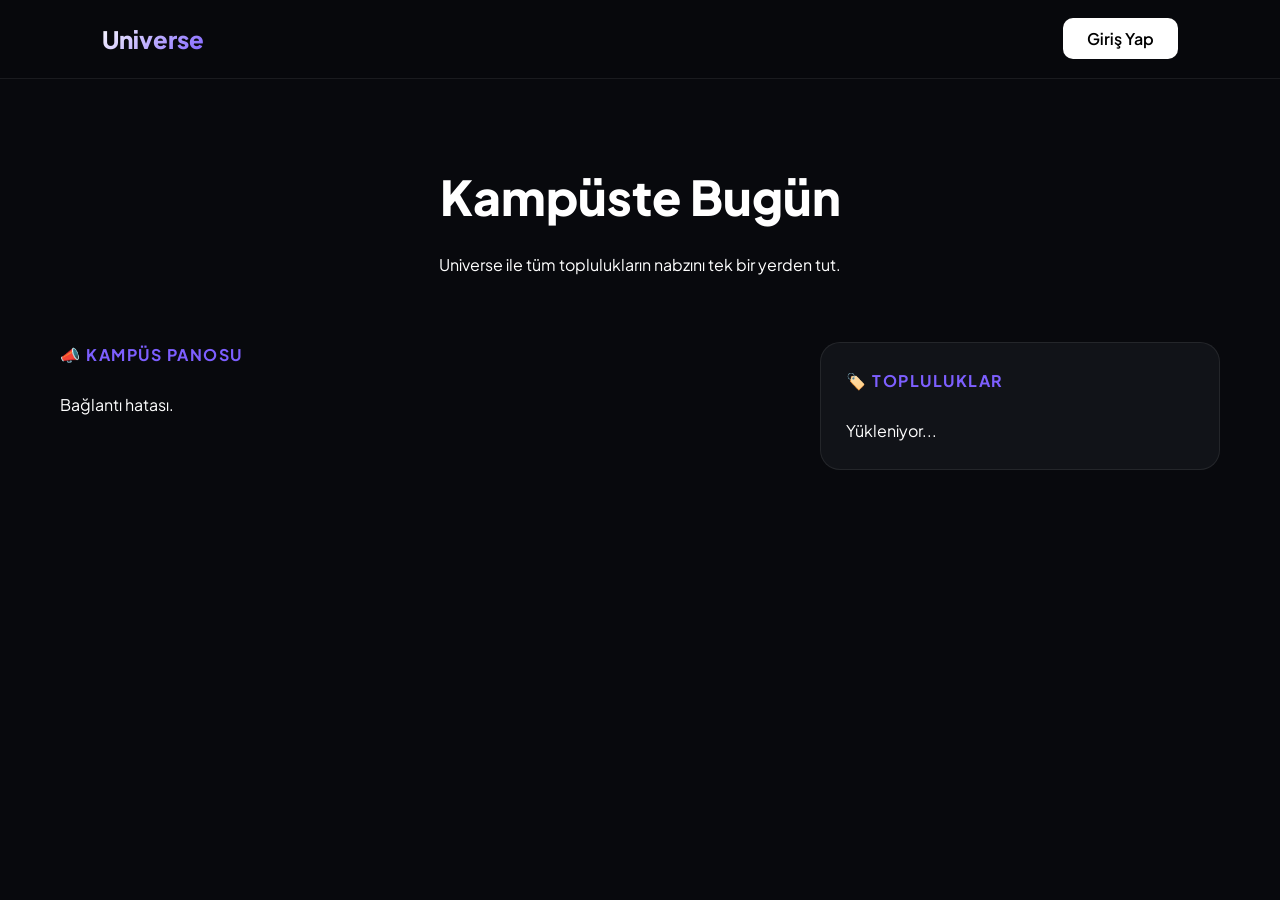
<file: frontend/index.html>
<!DOCTYPE html>
<html lang="tr">
<head>
    <meta charset="UTF-8">
    <meta name="viewport" content="width=device-width, initial-scale=1.0">
    <title>Universe | Kampüsün Merkezi</title>
    <link rel="stylesheet" href="assets/style.css?v=1.2">
    <link href="https://fonts.googleapis.com/css2?family=Inter:wght@400;600;800&display=swap" rel="stylesheet">
</head>
<body>
    <header>
        <nav>
            <div class="logo">Universe</div>
            <div id="nav-auth" class="auth-buttons">
                <a href="auth/login.html" class="btn-login">Giriş Yap</a>
            </div>
        </nav>
    </header>

    <main>
        <section class="hero">
            <h1>Kampüste Bugün</h1>
            <p>Universe ile tüm toplulukların nabzını tek bir yerden tut.</p>
        </section>

        <div class="dashboard-layout">
            <section class="feed-section">
                <h2 class="section-title">📣 Kampüs Panosu</h2>
                <div id="global-feed">
                    <p class="loading">Akış hazırlanıyor...</p>
                </div>
            </section>

            <aside class="sidebar-section">
                <h2 class="section-title">🏷️ Topluluklar</h2>
                <div id="community-container">
                    <p class="loading">Yükleniyor...</p>
                </div>
            </aside>
        </div>
    </main>

    <script src="script.js"></script>
</body>
</html>
</file>
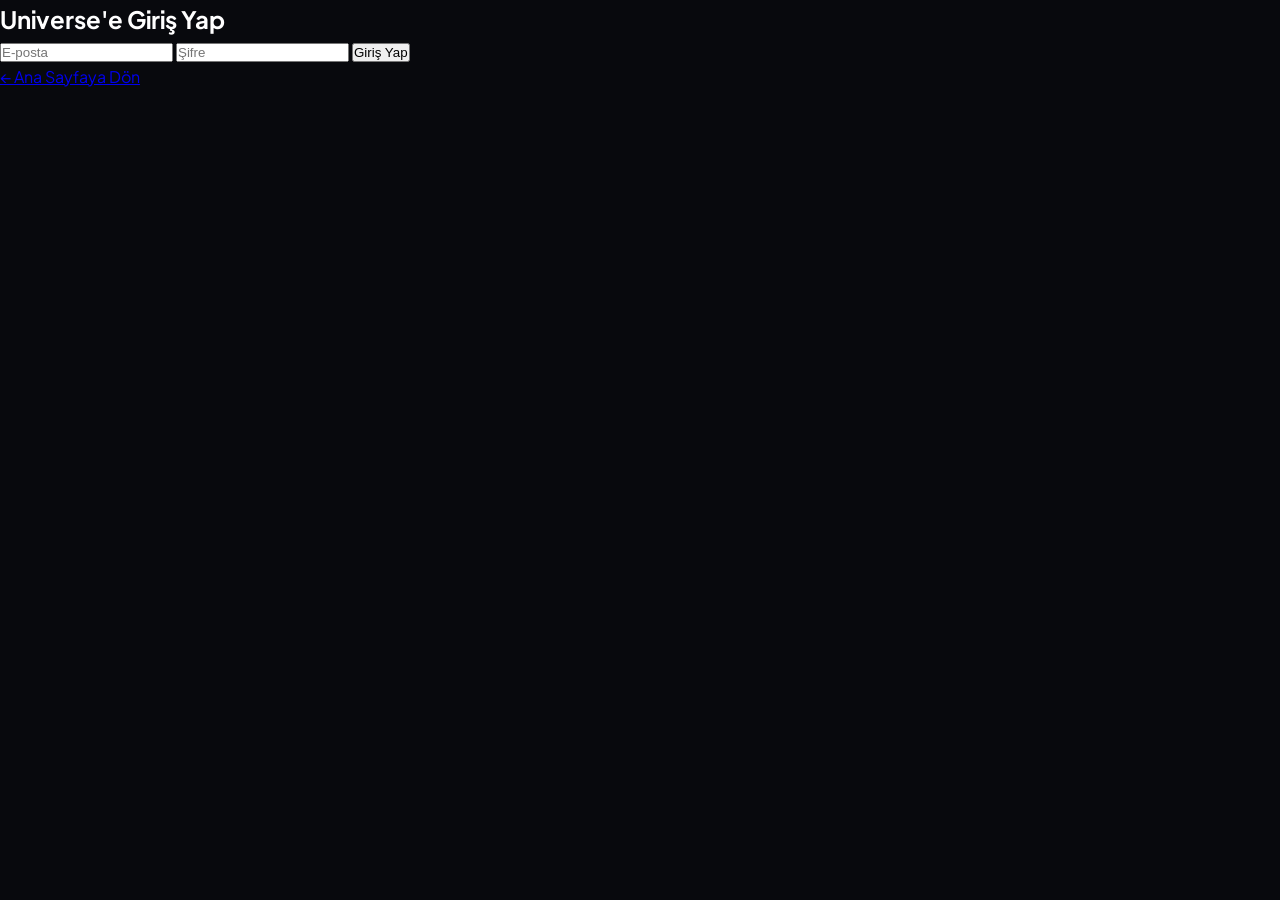
<file: frontend/auth/login.html>
<!DOCTYPE html>
<html lang="tr">
<head>
    <meta charset="UTF-8">
    <title>Universe | Giriş Yap</title>
    <link rel="stylesheet" href="../assets/style.css">
</head>
<body class="auth-page">
    <div class="login-card">
        <h2>Universe'e Giriş Yap</h2>
        <form id="login-form">
            <input type="email" id="email" placeholder="E-posta" required>
            <input type="password" id="password" placeholder="Şifre" required>
            <button type="submit">Giriş Yap</button>
        </form>
        <p id="message"></p>
        <a href="../index.html">← Ana Sayfaya Dön</a>
    </div>

    <script src="auth.js"></script>
</body>
</html>
</file>
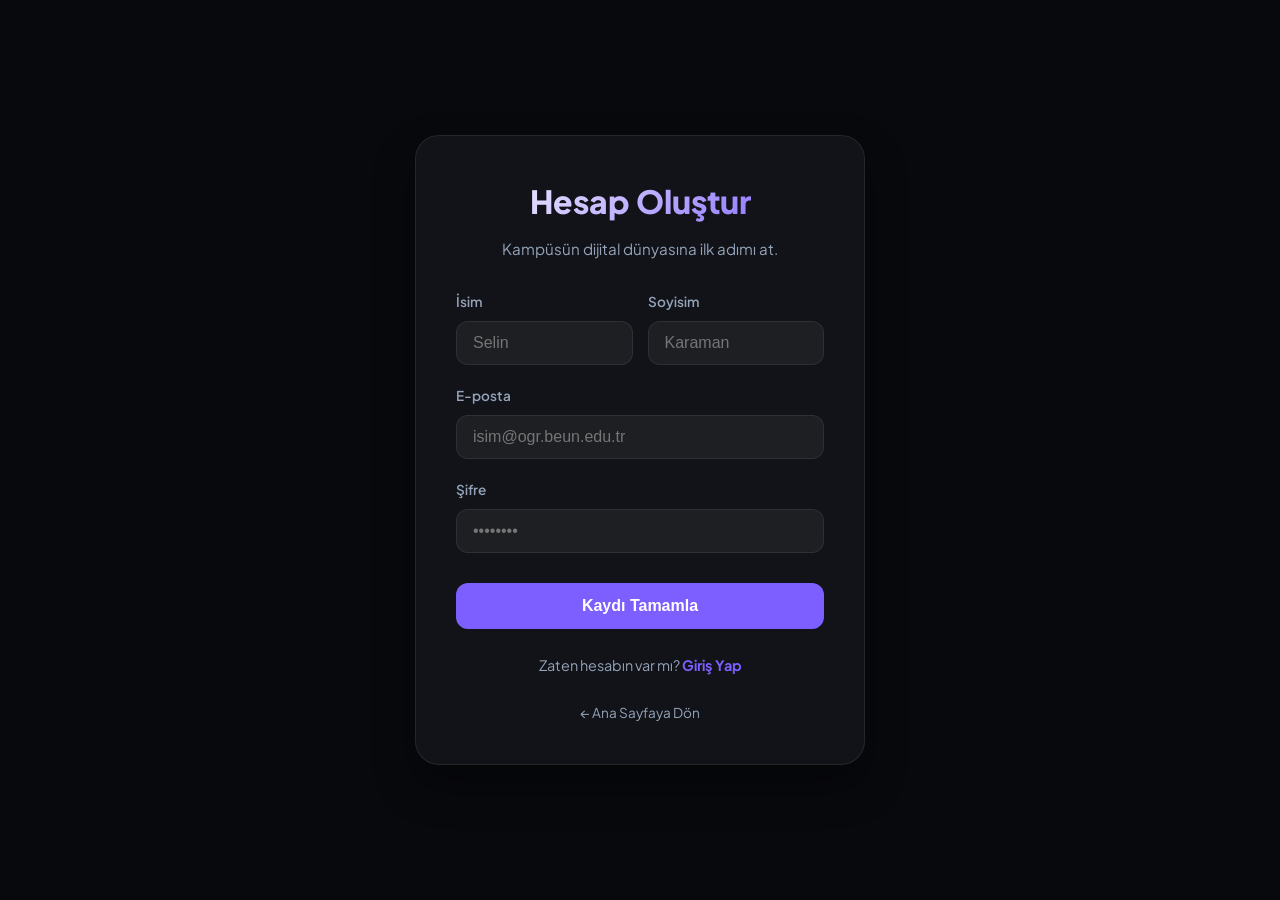
<file: frontend/auth/register.html>
<!DOCTYPE html>
<html lang="tr">
<head>
    <meta charset="UTF-8">
    <meta name="viewport" content="width=device-width, initial-scale=1.0">
    <title>Hesap Oluştur | UniVerse</title>
    <link rel="stylesheet" href="../assets/style.css?v=1.5">
    <link href="https://fonts.googleapis.com/css2?family=Plus+Jakarta+Sans:wght@400;600;800&display=swap" rel="stylesheet">
    <style>
        body {
            display: flex;
            align-items: center;
            justify-content: center;
            height: 100vh;
            margin: 0;
            background: var(--bg);
        }
        .login-container {
            width: 100%;
            max-width: 450px;
            padding: 40px;
            background: var(--card);
            border: 1px solid var(--border);
            border-radius: 24px;
            box-shadow: 0 20px 40px rgba(0, 0, 0, 0.4);
            text-align: center;
        }
        .login-container h1 {
            font-size: 2rem;
            font-weight: 800;
            margin-bottom: 10px;
            background: linear-gradient(135deg, #fff 0%, var(--primary) 100%);
            -webkit-background-clip: text;
            -webkit-text-fill-color: transparent;
        }
        .login-container p {
            color: var(--text-secondary);
            margin-bottom: 30px;
            font-size: 0.95rem;
        }
        .form-group {
            margin-bottom: 20px;
            text-align: left;
        }
        .form-group label {
            display: block;
            margin-bottom: 8px;
            font-size: 0.85rem;
            font-weight: 600;
            color: var(--text-secondary);
        }
        input {
            width: 100%;
            padding: 12px 16px;
            background: rgba(255, 255, 255, 0.05);
            border: 1px solid var(--border);
            border-radius: 12px;
            color: #fff;
            font-size: 1rem;
            outline: none;
            transition: all 0.3s;
        }
        input:focus {
            border-color: var(--primary);
            background: rgba(125, 95, 255, 0.05);
            box-shadow: 0 0 0 4px rgba(125, 95, 255, 0.1);
        }
        .btn-submit {
            width: 100%;
            padding: 14px;
            margin-top: 10px;
            background: var(--primary);
            color: #fff;
            border: none;
            border-radius: 12px;
            font-size: 1rem;
            font-weight: 700;
            cursor: pointer;
            transition: 0.3s;
        }
        .btn-submit:hover {
            filter: brightness(1.1);
            transform: translateY(-2px);
            box-shadow: 0 8px 20px rgba(125, 95, 255, 0.4);
        }
        .back-link {
            display: inline-block;
            margin-top: 25px;
            color: var(--text-secondary);
            text-decoration: none;
            font-size: 0.85rem;
            transition: 0.2s;
        }
        .back-link:hover {
            color: var(--primary);
        }
    </style>
</head>
<body>
    <div class="login-container">
        <h1>Hesap Oluştur</h1>
        <p>Kampüsün dijital dünyasına ilk adımı at.</p>
        
        <form id="register-form">
            <div class="form-group" style="display: flex; gap: 15px;">
                <div style="flex: 1;">
                    <label for="name">İsim</label>
                    <input type="text" id="name" placeholder="Selin" required>
                </div>
                <div style="flex: 1;">
                    <label for="surname">Soyisim</label>
                    <input type="text" id="surname" placeholder="Karaman" required>
                </div>
            </div>
            <div class="form-group">
                <label for="email">E-posta</label>
                <input type="email" id="email" placeholder="isim@ogr.beun.edu.tr" required>
            </div>
            <div class="form-group">
                <label for="password">Şifre</label>
                <input type="password" id="password" placeholder="••••••••" maxlength="72" required>
            </div>
            <button type="submit" class="btn-submit">Kaydı Tamamla</button>
        </form>

        <div style="margin-top: 25px; font-size: 0.9rem; color: var(--text-secondary);">
            Zaten hesabın var mı? <a href="login.html" style="color: var(--primary); text-decoration: none; font-weight: 700;">Giriş Yap</a>
        </div>

        <a href="../index.html" class="back-link">← Ana Sayfaya Dön</a>
    </div>

    <script src="auth.js"></script>
</body>
</html>
</file>
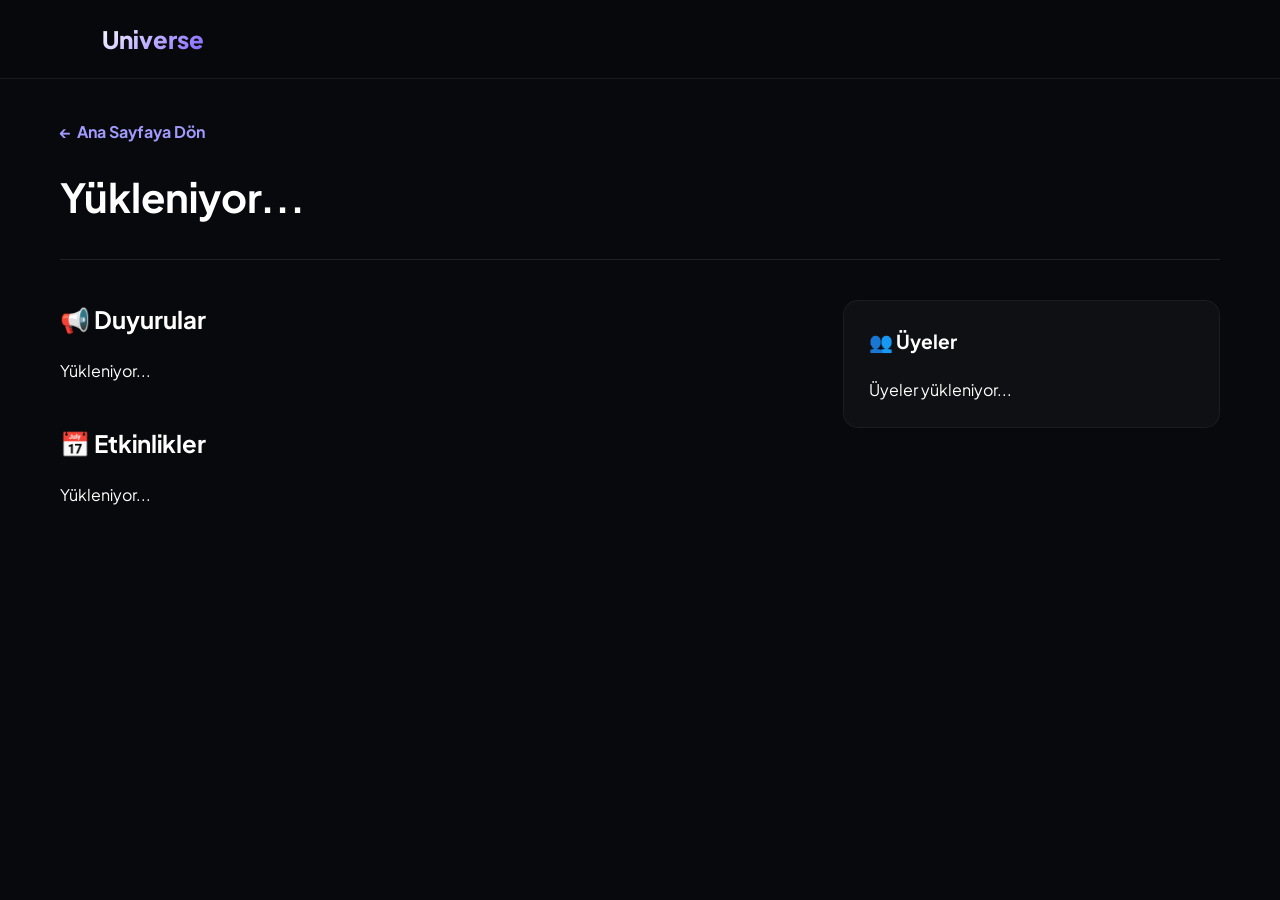
<file: frontend/communities/community.html>
<!DOCTYPE html>
<html lang="tr">
<head>
    <meta charset="UTF-8">
    <meta name="viewport" content="width=device-width, initial-scale=1.0">
    <title>Universe | Topluluk Detayı</title>
    <link rel="stylesheet" href="../assets/style.css">
    <style>
        /* Detay sayfası için ufak stil dokunuşları */
        .detail-container { padding: 40px 20px; max-width: 1200px; margin: 0 auto; }
        #community-header { margin-bottom: 40px; border-bottom: 1px solid rgba(255,255,255,0.1); padding-bottom: 20px; }
        #comm-name { font-size: 2.5rem; margin-bottom: 10px; color: #fff; }
        #comm-desc { font-size: 1.1rem; color: #94a3b8; line-height: 1.6; }
        .content-grid { display: grid; grid-template-columns: 2fr 1fr; gap: 30px; }
        @media (max-width: 768px) { .content-grid { grid-template-columns: 1fr; } }
    </style>
</head>
<body>
    <header>
        <nav class="navbar">
            <div class="logo"><a href="../index.html" style="text-decoration:none; color:inherit;">Universe</a></div>
            <div id="user-info"></div>
        </nav>
    </header>

    <main class="detail-container">
        <div style="margin-bottom: 20px;">
           <a href="../index.html" style="text-decoration: none; color: #a29bfe; font-weight: bold; display: flex; align-items: center; gap: 5px;">
              <span>←</span> Ana Sayfaya Dön
           </a>
        </div>
        <section id="community-header">
            <h1 id="comm-name">Yükleniyor...</h1>
            <p id="comm-desc"></p>
        </section>

        <div class="content-grid">
            <div class="main-content">
                <section class="announcements-section">
                    <h2 style="margin-bottom: 20px;">📢 Duyurular</h2>
                    <div id="announcements-list">Yükleniyor...</div>
                </section>
                
                <section class="events-section" style="margin-top: 40px;">
                    <h2 style="margin-bottom: 20px;">📅 Etkinlikler</h2>
                    <div id="events-list">Yükleniyor...</div>
                </section>
            </div>

            <aside class="members-section" style="background: rgba(255,255,255,0.03); padding: 25px; border-radius: 15px; border: 1px solid rgba(255,255,255,0.05); height: fit-content;">
                <h2 style="margin-bottom: 20px; font-size: 1.2rem;">👥 Üyeler</h2>
                <div id="members-list">Üyeler yükleniyor...</div>
            </aside>
        </div>
    </main>

    <script src="community.js"></script>
</body>
</html>
</file>
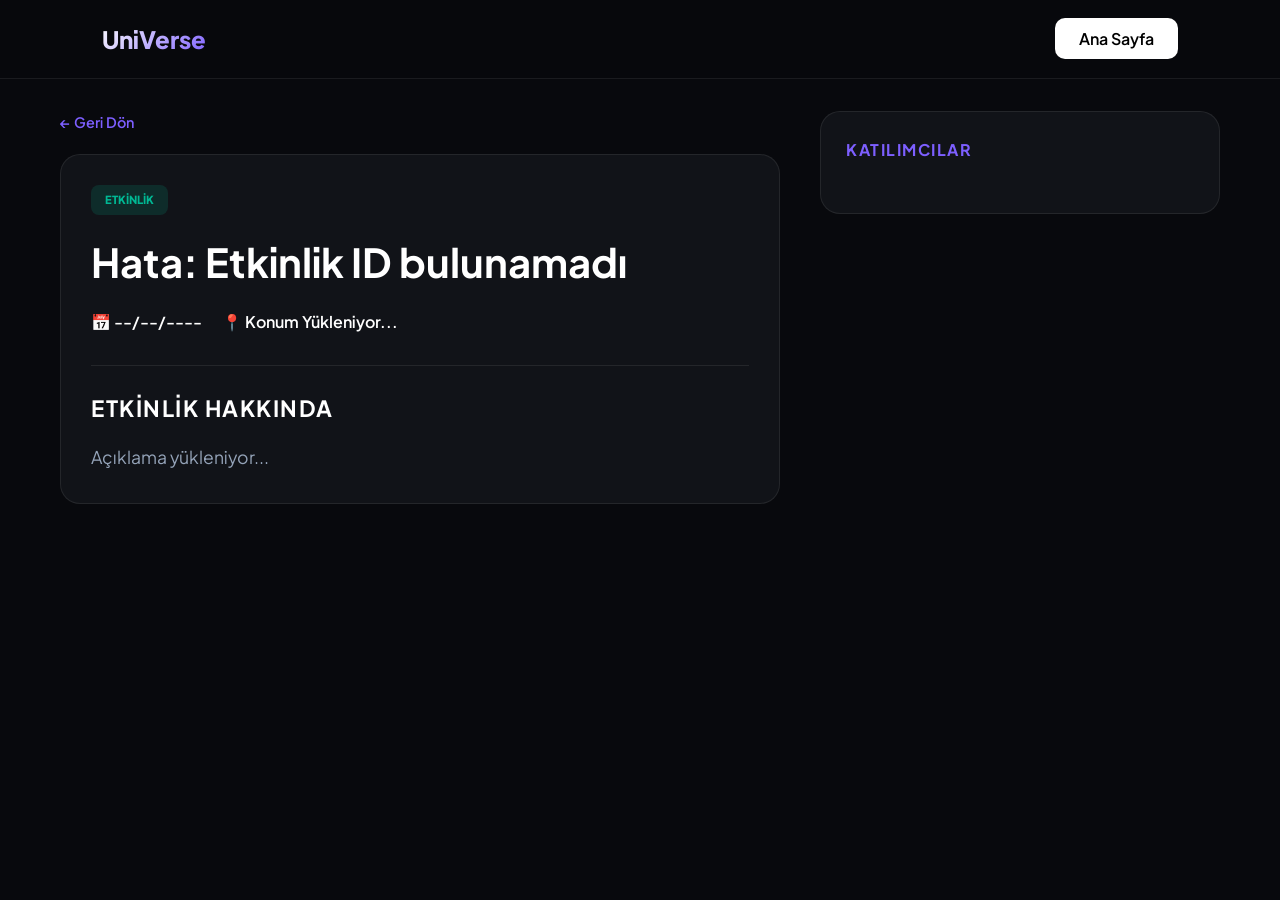
<file: frontend/communities/event-detail.html>
<!DOCTYPE html>
<html lang="tr">
<head>
    <meta charset="UTF-8">
    <meta name="viewport" content="width=device-width, initial-scale=1.0">
    <title>Etkinlik Detayları | UniVerse</title>
    <link rel="stylesheet" href="../assets/style.css?v=1.3">
    <link href="https://fonts.googleapis.com/css2?family=Plus+Jakarta+Sans:wght@400;600;800&display=swap" rel="stylesheet">
</head>
<body>
    <header>
        <nav>
            <div class="logo">UniVerse</div>
            <div id="nav-auth" class="auth-buttons">
                <a href="../index.html" class="btn-login">Ana Sayfa</a>
            </div>
        </nav>
    </header>

    <main class="dashboard-layout">
        <section class="feed-section">
            <a href="javascript:history.back()" style="color: var(--primary); text-decoration: none; font-weight: 600; font-size: 0.9rem; display: block; margin-bottom: 20px;">← Geri Dön</a>
            
            <div class="feed-card" style="cursor: default; transform: none !important;">
                <span id="event-tag" class="tag tag-event">ETKİNLİK</span>
                <h1 id="event-title" style="font-size: 2.5rem; color: #fff; margin-bottom: 15px;">Yükleniyor...</h1>
                
                <div style="display: flex; gap: 20px; margin-bottom: 30px; color: var(--accent); font-weight: 600;">
                    <span id="event-date">📅 --/--/----</span>
                    <span id="event-location">📍 Konum Yükleniyor...</span>
                </div>

                <div style="border-top: 1px solid var(--border); padding-top: 25px;">
                    <h3 class="section-title" style="margin-bottom: 15px;">Etkinlik Hakkında</h3>
                    <p id="event-description" style="font-size: 1.1rem; line-height: 1.8;">Açıklama yükleniyor...</p>
                </div>
            </div>
        </section>

        <aside class="sidebar-section">
            <h2 class="section-title">Katılımcılar</h2>
            <div id="participants-list" style="margin-bottom: 25px;">
                </div>

            <div id="event-actions">
                </div>
        </aside>
    </main>

    <script src="event-detail.js"></script>
</body>
</html>
</file>
<file: frontend/assets/style.css>
@import url('https://fonts.googleapis.com/css2?family=Plus+Jakarta+Sans:wght@400;600;800&display=swap');

:root {
    --bg: #08090d;
    --card: #111318;
    --card-hover: #161920;
    --primary: #7d5fff;
    --secondary: #7158e2;
    --text-primary: #ffffff;
    --text-secondary: #94a3b8;
    --border: rgba(255, 255, 255, 0.08);
}

* {
    margin: 0;
    padding: 0;
    box-sizing: border-box;
}

body {
    background-color: var(--bg);
    color: var(--text-primary);
    font-family: 'Plus Jakarta Sans', sans-serif;
    line-height: 1.6;
    -webkit-font-smoothing: antialiased;
}

nav {
    display: flex;
    justify-content: space-between;
    align-items: center;
    padding: 1.25rem 8%;
    background: rgba(8, 9, 13, 0.9);
    backdrop-filter: blur(12px);
    border-bottom: 1px solid var(--border);
    position: sticky;
    top: 0;
    z-index: 100;
}

.logo {
    font-size: 1.5rem;
    font-weight: 800;
    background: linear-gradient(135deg, #fff 0%, #7d5fff 100%);
    -webkit-background-clip: text;
    -webkit-text-fill-color: transparent;
}

.hero {
    padding: 5rem 1rem 2rem;
    text-align: center;
}

.hero h1 {
    font-size: 3rem;
    font-weight: 800;
    margin-bottom: 1rem;
}

.dashboard-layout {
    display: grid;
    grid-template-columns: 1.8fr 1fr;
    gap: 40px;
    max-width: 1200px;
    margin: 2rem auto;
    padding: 0 20px;
}

.feed-card {
    background-color: var(--card);
    border: 1px solid var(--border);
    border-radius: 20px;
    padding: 30px;
    margin-bottom: 30px;
    transition: all 0.3s ease;
}

.feed-card:hover {
    transform: translateY(-5px);
    border-color: var(--primary);
    box-shadow: 0 12px 30px rgba(0, 0, 0, 0.5);
}

.sidebar-section {
    background-color: var(--card);
    border: 1px solid var(--border);
    border-radius: 20px;
    padding: 25px;
    height: fit-content;
}

.section-title {
    font-size: 1rem;
    text-transform: uppercase;
    letter-spacing: 1.5px;
    color: var(--primary);
    margin-bottom: 25px;
    font-weight: 700;
}

.tag {
    padding: 6px 14px;
    border-radius: 8px;
    font-size: 0.7rem;
    font-weight: 800;
    display: inline-block;
    margin-bottom: 15px;
}

.tag-event { background: rgba(0, 184, 148, 0.15); color: #00b894; }
.tag-ann { background: rgba(125, 95, 255, 0.15); color: var(--primary); }

.feed-card h3 {
    font-size: 1.4rem;
    margin-bottom: 12px;
    color: #fff;
}

.feed-card p {
    color: var(--text-secondary);
    font-size: 1rem;
}

.btn-login {
    background: #fff;
    color: #000;
    padding: 10px 24px;
    border-radius: 10px;
    font-weight: 600;
    text-decoration: none;
    transition: 0.2s;
}

.btn-login:hover {
    background: var(--primary);
    color: #fff;
}

@media (max-width: 900px) {
    .dashboard-layout { grid-template-columns: 1fr; }
}
</file>
